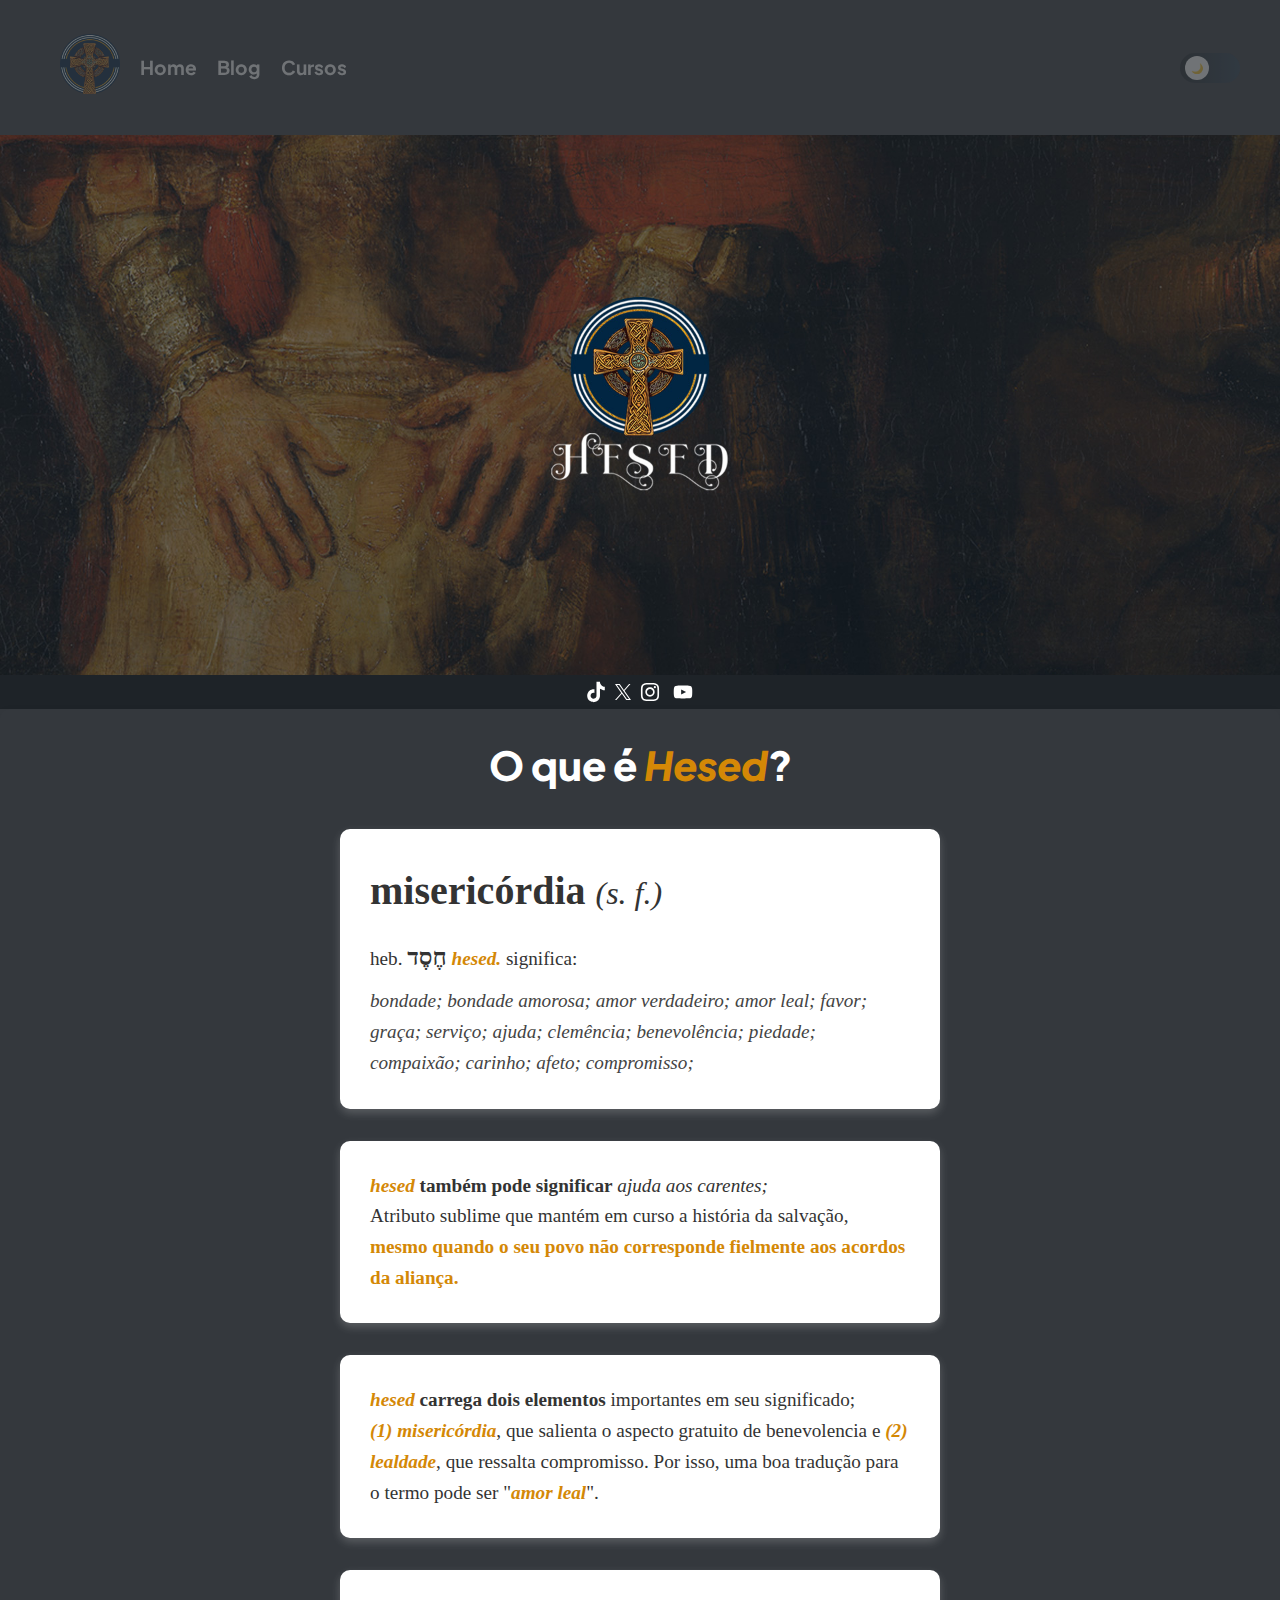
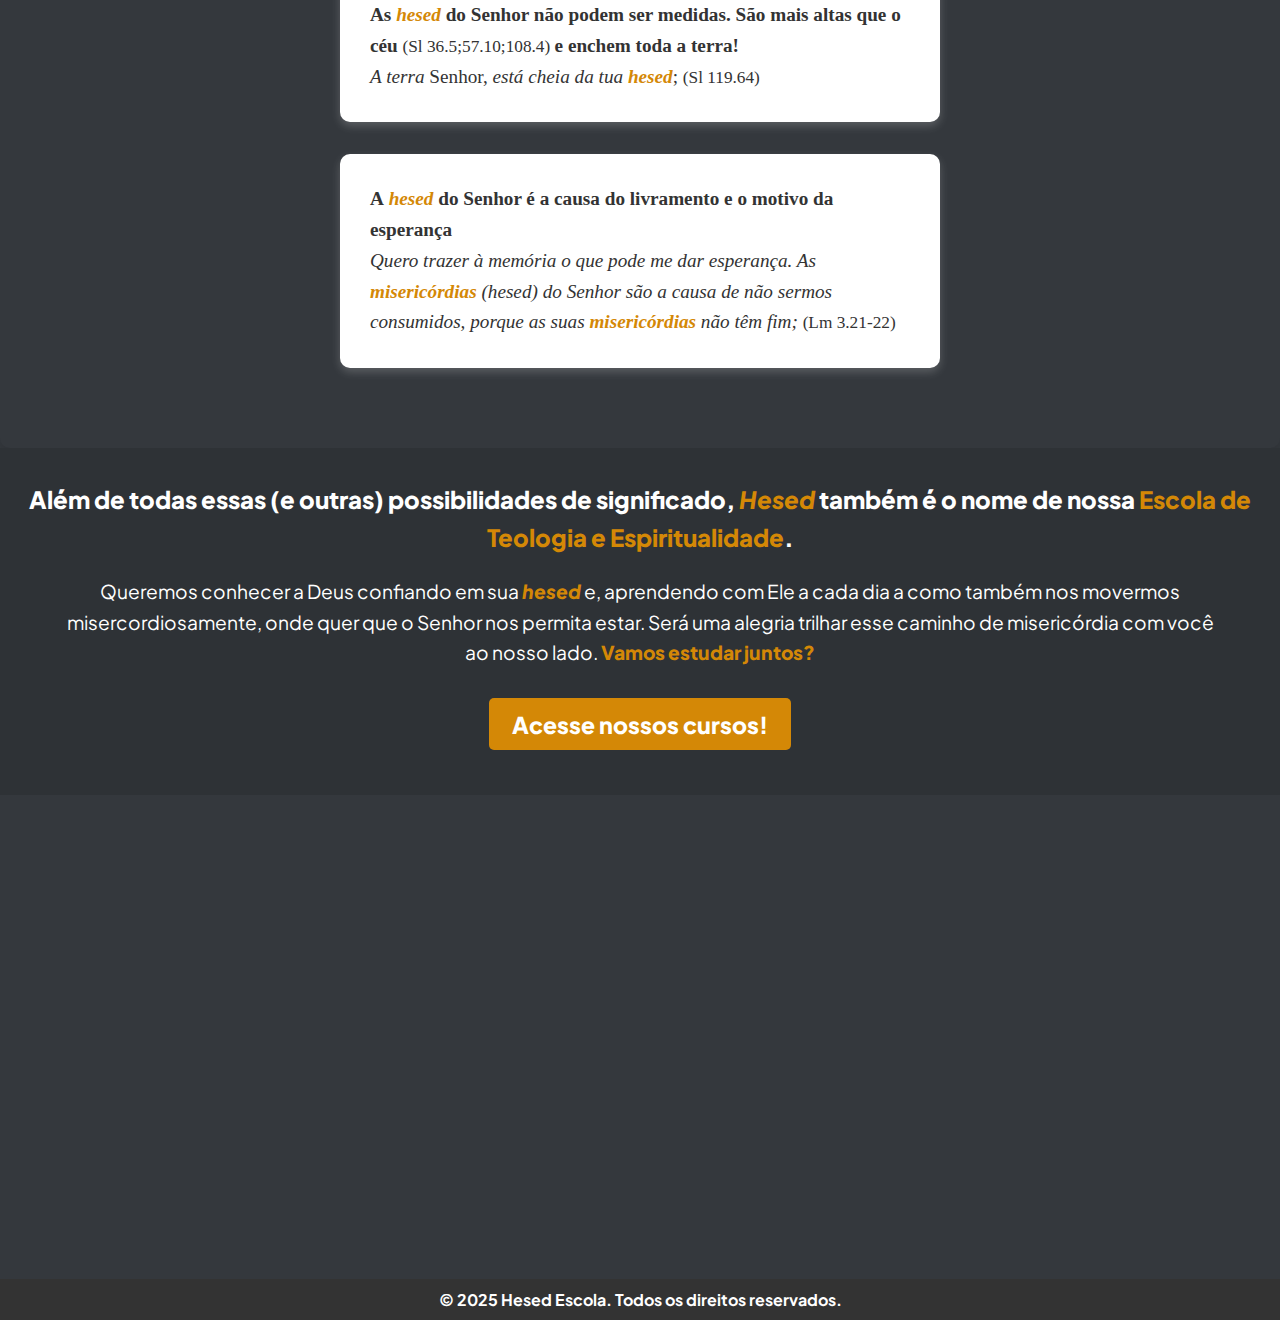
<file: index.html>
<!DOCTYPE html>
<html lang="pt-BR">

<head>
    <meta charset="UTF-8">
    <meta name="viewport" content="width=device-width, initial-scale=1.0">
    <title>HesedEscola</title>
    <link rel="stylesheet" href="css/styles.css">
    <link rel="stylesheet" href="css/lightMode.css">
    <link rel="stylesheet" href="css/navbar.css">
    <link rel="stylesheet" href="css/home.css">

    <link rel="preconnect" href="https://fonts.googleapis.com">
    <link rel="preconnect" href="https://fonts.gstatic.com" crossorigin>
    <link href="https://fonts.googleapis.com/css2?family=Plus+Jakarta+Sans:ital,wght@0,200..800;1,200..800&display=swap"
        rel="stylesheet">
    <link rel="icon" href="assets/hesed-logo.png" type="image/png">

</head>

<body>
    <header>
        <nav class="navbar">
            <ul class="nav-links">
                <li>
                    <a href="#">
                        <img src="assets/hesed-logo.png" alt="hesed-logo" class="hesed-logo">
                    </a>
                </li>
                <li><a href="index.html">Home</a></li>
                <li><a href="pages/blog.html">Blog</a></li>
                <li><a href="pages/courses.html">Cursos</a></li>
            </ul>

            <div class="theme-switcher">
                <label class="toggle">
                    <input type="checkbox" id="toggle-theme">
                    <span class="slider">
                        <span class="icon">🌙</span>
                    </span>
                </label>
            </div>
        </nav>
    </header>
    <main>
        <section id="start" aria-labelledby="start-title" class="start-section">
            <div class="start-container">
                <img src="assets/capa-hesed.jpg" alt="Logo da Hesed Escola" class="start-logo">
            </div>
        </section>

        <section class="icons-section">
            <div class="social-icons">
                <a href="https://www.tiktok.com/@hesedescola" target="_blank" rel="noopener noreferrer"
                    style="text-decoration:none;border:0;width:26px;height:26px;padding:0;margin:3px;color:#ffffff;"><svg
                        class="niftybutton-tiktok" style="display:block;fill:currentColor" data-donate="true"
                        data-tag="tic" data-name="TikTok" viewBox="0 0 512 512" preserveAspectRatio="xMidYMid meet">
                        <title>TikTok social icon</title>
                        <path
                            d="M 386.160156 141.550781 C 383.457031 140.15625 380.832031 138.625 378.285156 136.964844 C 370.878906 132.070312 364.085938 126.300781 358.058594 119.785156 C 342.976562 102.523438 337.339844 85.015625 335.265625 72.757812 L 335.351562 72.757812 C 333.617188 62.582031 334.332031 56 334.441406 56 L 265.742188 56 L 265.742188 321.648438 C 265.742188 325.214844 265.742188 328.742188 265.589844 332.226562 C 265.589844 332.660156 265.550781 333.058594 265.523438 333.523438 C 265.523438 333.714844 265.523438 333.917969 265.484375 334.117188 C 265.484375 334.167969 265.484375 334.214844 265.484375 334.265625 C 264.011719 353.621094 253.011719 370.976562 236.132812 380.566406 C 227.472656 385.496094 217.675781 388.078125 207.707031 388.066406 C 175.699219 388.066406 149.757812 361.964844 149.757812 329.734375 C 149.757812 297.5 175.699219 271.398438 207.707031 271.398438 C 213.765625 271.394531 219.789062 272.347656 225.550781 274.226562 L 225.632812 204.273438 C 190.277344 199.707031 154.621094 210.136719 127.300781 233.042969 C 115.457031 243.328125 105.503906 255.605469 97.882812 269.316406 C 94.984375 274.316406 84.042969 294.410156 82.714844 327.015625 C 81.882812 345.523438 87.441406 364.699219 90.089844 372.625 L 90.089844 372.792969 C 91.757812 377.457031 98.214844 393.382812 108.742188 406.808594 C 117.230469 417.578125 127.253906 427.035156 138.5 434.882812 L 138.5 434.714844 L 138.667969 434.882812 C 171.925781 457.484375 208.800781 456 208.800781 456 C 215.183594 455.742188 236.566406 456 260.851562 444.492188 C 287.785156 431.734375 303.117188 412.726562 303.117188 412.726562 C 312.914062 401.367188 320.703125 388.425781 326.148438 374.449219 C 332.367188 358.109375 334.441406 338.507812 334.441406 330.675781 L 334.441406 189.742188 C 335.273438 190.242188 346.375 197.582031 346.375 197.582031 C 346.375 197.582031 362.367188 207.832031 387.316406 214.507812 C 405.214844 219.257812 429.332031 220.257812 429.332031 220.257812 L 429.332031 152.058594 C 420.882812 152.976562 403.726562 150.308594 386.160156 141.550781 Z M 386.160156 141.550781">
                        </path>
                    </svg></a>
                <a href="https://x.com/hesedescola" target="_blank" rel="noopener noreferrer"
                    style="text-decoration:none;border:0;width:16px;height:16px;padding:0;margin:3px;color:#ffffff;"><svg
                        class="niftybutton-twitterx" style="display:block;fill:currentColor" data-donate="true"
                        data-tag="twix" data-name="TwitterX" viewBox="0 0 512 512" preserveAspectRatio="xMidYMid meet">
                        <title>Twitter X social icon</title>
                        <path
                            d="M 304.757 216.824 L 495.394 0 L 450.238 0 L 284.636 188.227 L 152.475 0 L 0 0 L 199.902 284.656 L 0 512 L 45.16 512 L 219.923 313.186 L 359.525 512 L 512 512 M 61.456 33.322 L 130.835 33.322 L 450.203 480.317 L 380.811 480.317 ">
                        </path>
                    </svg></a>
                <a href="https://www.instagram.com/hesedescola/" target="_blank" rel="noopener noreferrer"
                    style="text-decoration:none;border:0;width:26px;height:26px;padding:0;margin:3px;color:#ffffff;"><svg
                        class="niftybutton-instagram" style="display:block;fill:currentColor" data-donate="true"
                        data-tag="ins" data-name="Instagram" viewBox="0 0 512 512" preserveAspectRatio="xMidYMid meet">
                        <title>Instagram social icon</title>
                        <path
                            d="M256 109.3c47.8 0 53.4 0.2 72.3 1 17.4 0.8 26.9 3.7 33.2 6.2 8.4 3.2 14.3 7.1 20.6 13.4 6.3 6.3 10.1 12.2 13.4 20.6 2.5 6.3 5.4 15.8 6.2 33.2 0.9 18.9 1 24.5 1 72.3s-0.2 53.4-1 72.3c-0.8 17.4-3.7 26.9-6.2 33.2 -3.2 8.4-7.1 14.3-13.4 20.6 -6.3 6.3-12.2 10.1-20.6 13.4 -6.3 2.5-15.8 5.4-33.2 6.2 -18.9 0.9-24.5 1-72.3 1s-53.4-0.2-72.3-1c-17.4-0.8-26.9-3.7-33.2-6.2 -8.4-3.2-14.3-7.1-20.6-13.4 -6.3-6.3-10.1-12.2-13.4-20.6 -2.5-6.3-5.4-15.8-6.2-33.2 -0.9-18.9-1-24.5-1-72.3s0.2-53.4 1-72.3c0.8-17.4 3.7-26.9 6.2-33.2 3.2-8.4 7.1-14.3 13.4-20.6 6.3-6.3 12.2-10.1 20.6-13.4 6.3-2.5 15.8-5.4 33.2-6.2C202.6 109.5 208.2 109.3 256 109.3M256 77.1c-48.6 0-54.7 0.2-73.8 1.1 -19 0.9-32.1 3.9-43.4 8.3 -11.8 4.6-21.7 10.7-31.7 20.6 -9.9 9.9-16.1 19.9-20.6 31.7 -4.4 11.4-7.4 24.4-8.3 43.4 -0.9 19.1-1.1 25.2-1.1 73.8 0 48.6 0.2 54.7 1.1 73.8 0.9 19 3.9 32.1 8.3 43.4 4.6 11.8 10.7 21.7 20.6 31.7 9.9 9.9 19.9 16.1 31.7 20.6 11.4 4.4 24.4 7.4 43.4 8.3 19.1 0.9 25.2 1.1 73.8 1.1s54.7-0.2 73.8-1.1c19-0.9 32.1-3.9 43.4-8.3 11.8-4.6 21.7-10.7 31.7-20.6 9.9-9.9 16.1-19.9 20.6-31.7 4.4-11.4 7.4-24.4 8.3-43.4 0.9-19.1 1.1-25.2 1.1-73.8s-0.2-54.7-1.1-73.8c-0.9-19-3.9-32.1-8.3-43.4 -4.6-11.8-10.7-21.7-20.6-31.7 -9.9-9.9-19.9-16.1-31.7-20.6 -11.4-4.4-24.4-7.4-43.4-8.3C310.7 77.3 304.6 77.1 256 77.1L256 77.1z">
                        </path>
                        <path
                            d="M256 164.1c-50.7 0-91.9 41.1-91.9 91.9s41.1 91.9 91.9 91.9 91.9-41.1 91.9-91.9S306.7 164.1 256 164.1zM256 315.6c-32.9 0-59.6-26.7-59.6-59.6s26.7-59.6 59.6-59.6 59.6 26.7 59.6 59.6S288.9 315.6 256 315.6z">
                        </path>
                        <circle cx="351.5" cy="160.5" r="21.5"></circle>
                    </svg></a>
                <a href="https://www.youtube.com/@HesedTeologia" target="_blank" rel="noopener noreferrer"
                    style="text-decoration:none;border:0;width:28px;height:28px;padding:0;margin:3px;color:#ffffff;"><svg
                        class="niftybutton-youtube" style="display:block;fill:currentColor" data-donate="true"
                        data-tag="you" data-name="YouTube" viewBox="0 0 512 512" preserveAspectRatio="xMidYMid meet">
                        <title>YouTube social icon</title>
                        <path
                            d="M422.6 193.6c-5.3-45.3-23.3-51.6-59-54 -50.8-3.5-164.3-3.5-215.1 0 -35.7 2.4-53.7 8.7-59 54 -4 33.6-4 91.1 0 124.8 5.3 45.3 23.3 51.6 59 54 50.9 3.5 164.3 3.5 215.1 0 35.7-2.4 53.7-8.7 59-54C426.6 284.8 426.6 227.3 422.6 193.6zM222.2 303.4v-94.6l90.7 47.3L222.2 303.4z">
                        </path>
                    </svg></a>
            </div>
        </section>


        <section id="whats-hesed" class="hesed-section">
            <h2 class="whats-hesed-title">
                O que é
                <span class="hesed-word">Hesed</span>?
            </h2>

            <div class="card-container" id="hesed-meaning">
                <h1>misericórdia <i>(s. f.)</i></h1>
                <p class="hebrew">heb. <span class="hebrew-word">חֶסֶד</span> <span class="hesed-word">hesed.</span>
                    significa:</p>
                <p class="meaning"><i>bondade; bondade amorosa; amor verdadeiro; amor leal; favor; graça; serviço;
                        ajuda; clemência; benevolência; piedade; compaixão; carinho; afeto; compromisso;</i></p>
            </div>

            <div class="card-container">
                <p><span class="hesed-word">hesed</span> <strong>também pode significar</strong><i> ajuda aos
                        carentes;</i></p>
                <p class="description">
                    Atributo sublime que mantém em curso a história da salvação,
                    <span class="highlight">
                        mesmo quando o seu povo não corresponde fielmente aos acordos da aliança.
                    </span>
                </p>
            </div>

            <div class="card-container">
                <p><span class="hesed-word">hesed</span> <strong>carrega dois elementos</strong> importantes em seu
                    significado;</p>
                <p class="description">
                    <span class="hesed-word">(1) misericórdia</span>, que salienta o aspecto gratuito de benevolencia e
                    <span class="hesed-word">(2) lealdade</span>, que ressalta compromisso. Por isso, uma boa tradução
                    para o termo pode ser "<span class="hesed-word">amor leal</span>".
                    </span>
                </p>
            </div>

            <div class="card-container">
                <p>
                    <strong>As</strong>
                    <span class="hesed-word">hesed</span>
                    <strong>do Senhor não podem ser medidas. São mais altas que o céu</strong>
                    <span class="biblical-text"> (Sl 36.5;57.10;108.4) </span> <strong>e enchem toda a terra!</strong>
                </p>
                <p class="description">
                    <i>A terra</i> Senhor, <i> está cheia da tua</i>
                    <span class="hesed-word">hesed</span>;
                    <span class="biblical-text"> (Sl 119.64)</span>
                    </span>
                </p>
            </div>


            <div class="card-container">
                <p>
                    <strong>A</strong>
                    <span class="hesed-word">hesed</span>
                    <strong>do Senhor é a causa do livramento e
                        o motivo da esperança
                    </strong>
                </p>
                <p class="description">
                    <i>
                        Quero trazer à memória o que pode me dar esperança. As
                        <span class="highlight">misericórdias</span>
                        (hesed) do Senhor são a causa de não sermos consumidos, porque as suas
                        <span class="highlight">misericórdias</span>
                        não têm fim;
                    </i>
                    <span class="biblical-text">(Lm 3.21-22)</span>
                </p>
            </div>


        </section>
        <section class="call-section">
            <h2>
                Além de todas essas (e outras) possibilidades de significado,
                <span class="hesed-word">Hesed</span>
                também é o nome de nossa
                <span class="highlight">Escola de Teologia e Espiritualidade</span>.
            </h2>

            <p>
                Queremos conhecer a Deus confiando em sua
                <span class="hesed-word">hesed</span>
                e, aprendendo com Ele a cada dia a como também nos movermos misercordiosamente, onde quer que o
                Senhor nos permita estar.
                Será uma alegria trilhar esse caminho de misericórdia com você ao nosso lado.
                <span class="highlight">Vamos estudar juntos?</span>
            </p>

            <p>
                <a href="pages/courses.html" class="highlight">Acesse nossos cursos!</a>
            </p>
        </section>

        <section class="video-section">
            <iframe src="https://www.youtube.com/embed/J9LPsjClZPw" frameborder="0" allow="autoplay; encrypted-media"
                allowfullscreen>
            </iframe>
        </section>
    </main>
    <footer class="footer">
        <p>&copy; 2025 Hesed Escola. Todos os direitos reservados.</p>
    </footer>
    <script src="js/lightMode.js"></script>
</body>

</html>
</file>
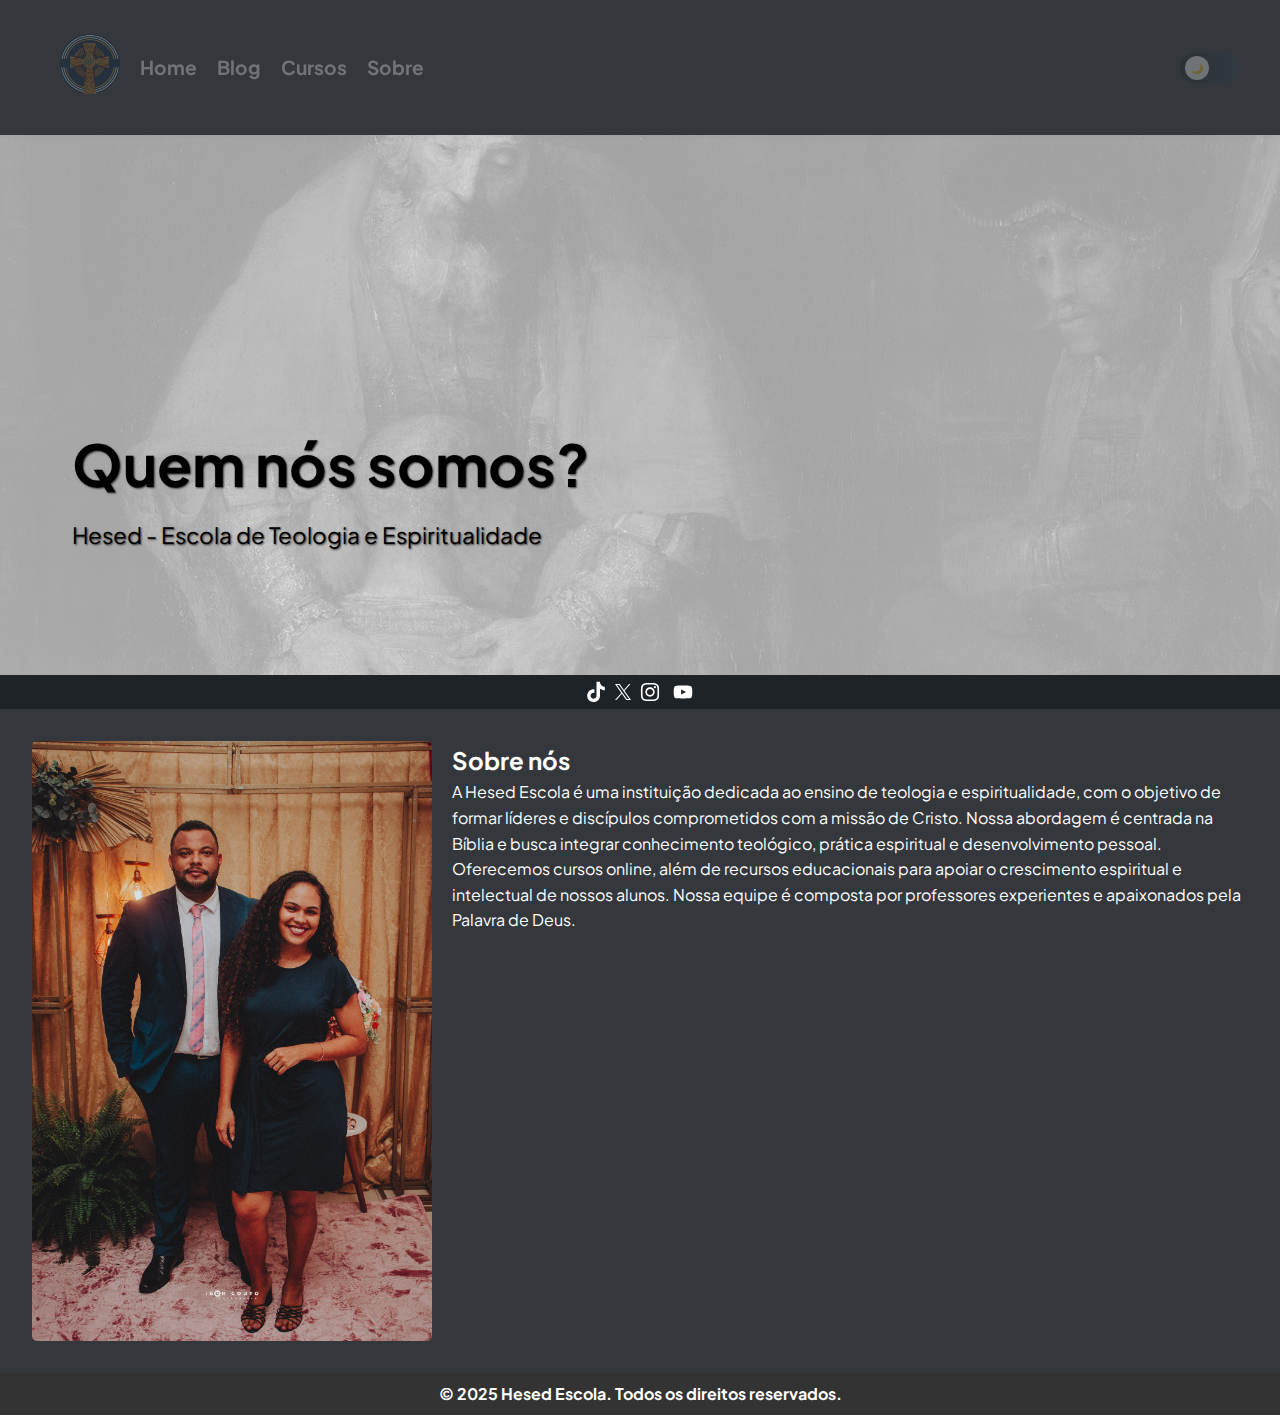
<file: pages/about.html>
<!DOCTYPE html>
<html lang="pt-BR">

<head>
    <meta charset="UTF-8">
    <meta name="viewport" content="width=device-width, initial-scale=1.0">
    <title>HesedEscola</title>
    <link rel="stylesheet" href="../css/styles.css">
    <link rel="stylesheet" href="../css/lightMode.css">
    <link rel="stylesheet" href="../css/navbar.css">
    <link rel="stylesheet" href="../css/home.css">
    <link rel="stylesheet" href="../css/about.css">

    <link rel="preconnect" href="https://fonts.googleapis.com">
    <link rel="preconnect" href="https://fonts.gstatic.com" crossorigin>
    <link href="https://fonts.googleapis.com/css2?family=Plus+Jakarta+Sans:ital,wght@0,200..800;1,200..800&display=swap"
        rel="stylesheet">
    <link rel="icon" href="../assets/hesed-logo.png" type="image/png">

</head>

<body>
    <header>
        <nav class="navbar">
            <ul class="nav-links">
                <li>
                    <a href="#">
                        <img src="../assets/hesed-logo.png" alt="hesed-logo" class="hesed-logo">
                    </a>
                </li>
                <li><a href="../index.html">Home</a></li>
                <li><a href="blog.html">Blog</a></li>
                <li><a href="courses.html">Cursos</a></li>
                <li><a href="about.html">Sobre</a></li>
            </ul>

            <div class="theme-switcher">
                <label class="toggle">
                    <input type="checkbox" id="toggle-theme">
                    <span class="slider">
                        <span class="icon">🌙</span>
                    </span>
                </label>
            </div>
        </nav>
    </header>
    <main>
        <section id="start" aria-labelledby="start-title" class="start-section">
            <div class="start-container">
                <div id="start-title">
                    <h1>Quem nós somos?</h1>
                    <p>Hesed - Escola de Teologia e Espiritualidade</p>
                </div>
                <img src="../assets/capa-hesed-branco.jpg" alt="Logo da Hesed Escola" class="start-logo">
            </div>
        </section>

        <section class="icons-section">
            <div class="social-icons">
                <a href="https://www.tiktok.com/@hesedescola" target="_blank" rel="noopener noreferrer"
                    style="text-decoration:none;border:0;width:26px;height:26px;padding:0;margin:3px;color:#ffffff;"><svg
                        class="niftybutton-tiktok" style="display:block;fill:currentColor" data-donate="true"
                        data-tag="tic" data-name="TikTok" viewBox="0 0 512 512" preserveAspectRatio="xMidYMid meet">
                        <title>TikTok social icon</title>
                        <path
                            d="M 386.160156 141.550781 C 383.457031 140.15625 380.832031 138.625 378.285156 136.964844 C 370.878906 132.070312 364.085938 126.300781 358.058594 119.785156 C 342.976562 102.523438 337.339844 85.015625 335.265625 72.757812 L 335.351562 72.757812 C 333.617188 62.582031 334.332031 56 334.441406 56 L 265.742188 56 L 265.742188 321.648438 C 265.742188 325.214844 265.742188 328.742188 265.589844 332.226562 C 265.589844 332.660156 265.550781 333.058594 265.523438 333.523438 C 265.523438 333.714844 265.523438 333.917969 265.484375 334.117188 C 265.484375 334.167969 265.484375 334.214844 265.484375 334.265625 C 264.011719 353.621094 253.011719 370.976562 236.132812 380.566406 C 227.472656 385.496094 217.675781 388.078125 207.707031 388.066406 C 175.699219 388.066406 149.757812 361.964844 149.757812 329.734375 C 149.757812 297.5 175.699219 271.398438 207.707031 271.398438 C 213.765625 271.394531 219.789062 272.347656 225.550781 274.226562 L 225.632812 204.273438 C 190.277344 199.707031 154.621094 210.136719 127.300781 233.042969 C 115.457031 243.328125 105.503906 255.605469 97.882812 269.316406 C 94.984375 274.316406 84.042969 294.410156 82.714844 327.015625 C 81.882812 345.523438 87.441406 364.699219 90.089844 372.625 L 90.089844 372.792969 C 91.757812 377.457031 98.214844 393.382812 108.742188 406.808594 C 117.230469 417.578125 127.253906 427.035156 138.5 434.882812 L 138.5 434.714844 L 138.667969 434.882812 C 171.925781 457.484375 208.800781 456 208.800781 456 C 215.183594 455.742188 236.566406 456 260.851562 444.492188 C 287.785156 431.734375 303.117188 412.726562 303.117188 412.726562 C 312.914062 401.367188 320.703125 388.425781 326.148438 374.449219 C 332.367188 358.109375 334.441406 338.507812 334.441406 330.675781 L 334.441406 189.742188 C 335.273438 190.242188 346.375 197.582031 346.375 197.582031 C 346.375 197.582031 362.367188 207.832031 387.316406 214.507812 C 405.214844 219.257812 429.332031 220.257812 429.332031 220.257812 L 429.332031 152.058594 C 420.882812 152.976562 403.726562 150.308594 386.160156 141.550781 Z M 386.160156 141.550781">
                        </path>
                    </svg></a>
                <a href="https://x.com/hesedescola" target="_blank" rel="noopener noreferrer"
                    style="text-decoration:none;border:0;width:16px;height:16px;padding:0;margin:3px;color:#ffffff;"><svg
                        class="niftybutton-twitterx" style="display:block;fill:currentColor" data-donate="true"
                        data-tag="twix" data-name="TwitterX" viewBox="0 0 512 512" preserveAspectRatio="xMidYMid meet">
                        <title>Twitter X social icon</title>
                        <path
                            d="M 304.757 216.824 L 495.394 0 L 450.238 0 L 284.636 188.227 L 152.475 0 L 0 0 L 199.902 284.656 L 0 512 L 45.16 512 L 219.923 313.186 L 359.525 512 L 512 512 M 61.456 33.322 L 130.835 33.322 L 450.203 480.317 L 380.811 480.317 ">
                        </path>
                    </svg></a>
                <a href="https://www.instagram.com/hesedescola/" target="_blank" rel="noopener noreferrer"
                    style="text-decoration:none;border:0;width:26px;height:26px;padding:0;margin:3px;color:#ffffff;"><svg
                        class="niftybutton-instagram" style="display:block;fill:currentColor" data-donate="true"
                        data-tag="ins" data-name="Instagram" viewBox="0 0 512 512" preserveAspectRatio="xMidYMid meet">
                        <title>Instagram social icon</title>
                        <path
                            d="M256 109.3c47.8 0 53.4 0.2 72.3 1 17.4 0.8 26.9 3.7 33.2 6.2 8.4 3.2 14.3 7.1 20.6 13.4 6.3 6.3 10.1 12.2 13.4 20.6 2.5 6.3 5.4 15.8 6.2 33.2 0.9 18.9 1 24.5 1 72.3s-0.2 53.4-1 72.3c-0.8 17.4-3.7 26.9-6.2 33.2 -3.2 8.4-7.1 14.3-13.4 20.6 -6.3 6.3-12.2 10.1-20.6 13.4 -6.3 2.5-15.8 5.4-33.2 6.2 -18.9 0.9-24.5 1-72.3 1s-53.4-0.2-72.3-1c-17.4-0.8-26.9-3.7-33.2-6.2 -8.4-3.2-14.3-7.1-20.6-13.4 -6.3-6.3-10.1-12.2-13.4-20.6 -2.5-6.3-5.4-15.8-6.2-33.2 -0.9-18.9-1-24.5-1-72.3s0.2-53.4 1-72.3c0.8-17.4 3.7-26.9 6.2-33.2 3.2-8.4 7.1-14.3 13.4-20.6 6.3-6.3 12.2-10.1 20.6-13.4 6.3-2.5 15.8-5.4 33.2-6.2C202.6 109.5 208.2 109.3 256 109.3M256 77.1c-48.6 0-54.7 0.2-73.8 1.1 -19 0.9-32.1 3.9-43.4 8.3 -11.8 4.6-21.7 10.7-31.7 20.6 -9.9 9.9-16.1 19.9-20.6 31.7 -4.4 11.4-7.4 24.4-8.3 43.4 -0.9 19.1-1.1 25.2-1.1 73.8 0 48.6 0.2 54.7 1.1 73.8 0.9 19 3.9 32.1 8.3 43.4 4.6 11.8 10.7 21.7 20.6 31.7 9.9 9.9 19.9 16.1 31.7 20.6 11.4 4.4 24.4 7.4 43.4 8.3 19.1 0.9 25.2 1.1 73.8 1.1s54.7-0.2 73.8-1.1c19-0.9 32.1-3.9 43.4-8.3 11.8-4.6 21.7-10.7 31.7-20.6 9.9-9.9 16.1-19.9 20.6-31.7 4.4-11.4 7.4-24.4 8.3-43.4 0.9-19.1 1.1-25.2 1.1-73.8s-0.2-54.7-1.1-73.8c-0.9-19-3.9-32.1-8.3-43.4 -4.6-11.8-10.7-21.7-20.6-31.7 -9.9-9.9-19.9-16.1-31.7-20.6 -11.4-4.4-24.4-7.4-43.4-8.3C310.7 77.3 304.6 77.1 256 77.1L256 77.1z">
                        </path>
                        <path
                            d="M256 164.1c-50.7 0-91.9 41.1-91.9 91.9s41.1 91.9 91.9 91.9 91.9-41.1 91.9-91.9S306.7 164.1 256 164.1zM256 315.6c-32.9 0-59.6-26.7-59.6-59.6s26.7-59.6 59.6-59.6 59.6 26.7 59.6 59.6S288.9 315.6 256 315.6z">
                        </path>
                        <circle cx="351.5" cy="160.5" r="21.5"></circle>
                    </svg></a>
                <a href="https://www.youtube.com/@HesedTeologia" target="_blank" rel="noopener noreferrer"
                    style="text-decoration:none;border:0;width:28px;height:28px;padding:0;margin:3px;color:#ffffff;"><svg
                        class="niftybutton-youtube" style="display:block;fill:currentColor" data-donate="true"
                        data-tag="you" data-name="YouTube" viewBox="0 0 512 512" preserveAspectRatio="xMidYMid meet">
                        <title>YouTube social icon</title>
                        <path
                            d="M422.6 193.6c-5.3-45.3-23.3-51.6-59-54 -50.8-3.5-164.3-3.5-215.1 0 -35.7 2.4-53.7 8.7-59 54 -4 33.6-4 91.1 0 124.8 5.3 45.3 23.3 51.6 59 54 50.9 3.5 164.3 3.5 215.1 0 35.7-2.4 53.7-8.7 59-54C426.6 284.8 426.6 227.3 422.6 193.6zM222.2 303.4v-94.6l90.7 47.3L222.2 303.4z">
                        </path>
                    </svg></a>
            </div>
        </section>
        <section class="about-section">
            <img src="../assets/casal-img.jpg" alt="Imagem de um casal">
            <div class="about-text">
                <h2>Sobre nós</h2>
                <p>A Hesed Escola é uma instituição dedicada ao ensino de teologia e espiritualidade, com o objetivo de
                    formar líderes e discípulos comprometidos com a missão de Cristo. Nossa abordagem é centrada na
                    Bíblia e busca integrar conhecimento teológico, prática espiritual e desenvolvimento pessoal.</p>
                <p>Oferecemos cursos online, além de recursos educacionais para apoiar o crescimento
                    espiritual e intelectual de nossos alunos. Nossa equipe é composta por professores experientes e
                    apaixonados pela Palavra de Deus.</p>
        </section>
    </main>
    <footer class="footer">
        <p>&copy; 2025 Hesed Escola. Todos os direitos reservados.</p>
    </footer>
    <script src="../js/lightMode.js"></script>
</body>

</html>
</file>
<file: css/styles.css>
* {
    margin: 0;
    padding: 0;
    box-sizing: border-box;
}

body {
    font-family: "Plus Jakarta Sans", sans-serif;
    line-height: 1.6;
    margin: 0;
    padding: 0;
    color: white;
}

.footer {
    background-color: #333;
    font-weight: bold;
    text-align: center;
    padding: 0.5rem;
    width: 100%;
}
</file>
<file: css/lightMode.css>
/* Tema Claro */
.light-mode {
    background-color: #f4f4f4;
    color: #333;
}

/* Navbar */
.light-mode .navbar {
    background-color: #e8e9e9;
    box-shadow: 0 2px 5px rgba(0, 0, 0, 0.2);
}

.light-mode .nav-links a {
    color: #333;
    /* Deixa os links visíveis no tema claro */
}

.light-mode #toggle-theme:hover {
    background-color: #dbdbdb;
}

/* Corpo do site */
.light-mode main {
    background-color: #eaebeb;
    color: #333;
}


.light-mode .start-section {
    color: black;
}

.light-mode .description-section,
.light-mode .call-section,
.light-mode .course-section {
    color: white;
}


/* Rodapé */
.light-mode footer {
    background-color: #ffffff;
    color: #333;
}
</file>
<file: css/navbar.css>
.navbar {
    padding: 0 2.5em;

    position: fixed;
    /* Torna a navbar fixa */
    top: 0;
    /* Fixa no topo */
    left: 0;
    height: 15vh;
    /* Ocupa toda a largura */
    width: 100%;
    display: flex;
    /* background: #1e2328; */
    opacity: 0.3;
    box-shadow: 0 2px 5px rgba(0, 0, 0, 0.1);
    z-index: 1000;
    /* Mantém a navbar sobre outros elementos */
}

.navbar ul {
    display: flex;
    justify-content: start;
    align-items: center;
    padding: 15px 20px;
    color: white;
}


.nav-links {
    display: flex;
    gap: 20px;
    flex-grow: 1;
    margin: 0;
    padding: 0;
}


.nav-links li a {
    text-decoration: none;
    font-weight: bold;
}

.theme-switcher {
    display: flex;
    align-items: center;
    order: 1;
    flex-shrink: 0;
}

#toggle-theme {
    background: none;
    border: none;
    font-size: 1.2rem;
    cursor: pointer;
    padding: 0.5rem 1rem;
    transition: color 0.3s ease, background-color 0.3s ease;
}

#toggle-theme:hover {
    background-color: #333;
}

/* TESTE */
/* Estilização do botão */

.toggle {
    position: relative;
    width: 60px;
    height: 30px;
}

/* Ocultar o checkbox padrão */
.toggle input {
    display: none;
    content: "🌙";
}

/* Slider principal */
.slider {
    position: absolute;
    width: 100%;
    height: 100%;
    background: linear-gradient(to right, #1e2328, #2c3e50);

    border-radius: 20px;
    cursor: pointer;
    transition: background 0.4s ease-in-out;
    display: flex;
    align-items: center;
    padding: 0px;
    position: relative;
}

/* Ícone do sol/lua */
.icon {
    font-size: 10px;
    background: white;
    width: 24px;
    height: 24px;
    border-radius: 100%;
    display: flex;
    align-items: center;
    justify-content: center;
    transition: transform 0.4s ease-in-out, background 0.4s ease-in-out, left 0.4s ease-in-out;
    position: absolute;
    left: 5px;
}

/* Quando o botão for ativado */
.toggle input:checked+.slider {
    background: linear-gradient(to right, #4dafff, #1e90ff);
}

/* Movendo o ícone para a direita */
.toggle input:checked+.slider .icon {
    left: 32px;
    transform: rotate(360deg);
}

/* TESTE */


.hesed-logo {
    flex-shrink: 0;
    width: 60px;
}

.nav-links {
    list-style: none;
    display: flex;
    gap: 20px;
}

.nav-links li {
    list-style: none;
}

.nav-links a {
    color: white;
    text-decoration: none;
    font-size: 1.2em;
}


@media (max-width: 768px) {
    .hesed-logo {
        width: 50px;
    }

    .nav-links {
        gap: 10px;
        font-size: 0.7em;
    }

}

@media (max-width: 425px) {
    .navbar {
        padding: 0 0.5em;
    }

    .hesed-logo {
        width: 35px;
    }

    .nav-links {
        gap: 10px;
        font-size: 0.6em;
    }

}
</file>
<file: css/home.css>
main {
    padding-top: 15vh;
    background-color: #34383d;
}

.start-section {
    min-height: 60vh;
    position: relative;
}

.start-container {
    position: absolute;
    width: 100%;
    max-width: 100vw;
    height: 100%;
}

.start-logo {
    width: 100%;
    height: 100%;
    object-fit: cover;
    object-position: center;
}

.icons-section h3 {
    color: white;
    background-color: #1e2328;
    text-align: center;
}

.social-icons {
    display: flex;
    flex-wrap: wrap;
    align-items: center;
    justify-content: center;
    background-color: #1e2328;
}

.hesed-section {
    display: flex;
    flex-direction: column;
    gap: 2em;
    padding: 1.5em 2.5em 5em;
    border-radius: 10px;
    box-shadow: 0px 4px 10px rgba(0, 0, 0, 0.1);
}

#start-title {
    position: absolute;
    top: 65%;
    left: 0%;
    padding: 0 2.5em;
    transform: translateY(-50%);
    text-align: left;
    color: black;
    font-size: 1.8rem;
    font-weight: bold;
    text-shadow: 1px 1px 2px rgba(0, 0, 0, 0.7);
}

#start-title p {
    font-size: 1.4rem;
    font-weight: normal;
    margin-top: 0.5rem;
}



.whats-hesed-title {
    font-size: 2.5rem;
    font-weight: 800;
    text-align: center;
}

.hesed-section p {
    font-size: 1.2rem;
    line-height: 1.6;
}

.card-container {
    font-family: 'Playfair Display', serif;
    max-width: 600px;
    margin: auto;
    background: white;
    line-height: 1.6;
    color: #333;
    padding: 30px;
    border-radius: 10px;
    box-shadow: 0px 4px 10px rgba(255, 255, 255, 0.2);
}

#hesed-meaning h1 {
    font-size: 2.5rem;
    font-weight: 800;
    color: #333;
}

#hesed-meaning h1 i {
    font-size: 2rem;
    font-weight: 400;
}

.hesed-word {
    font-style: italic;
    font-weight: 800;
    color: #d48806;
}

.hebrew {
    font-size: 1.2rem;
    margin-top: 15px;
    color: #333;

}

.hebrew-word {
    font-size: 1.5rem;
    font-weight: bold;
}


.meaning {
    font-size: 1.1rem;
    color: #444;
    margin-top: 10px;
    line-height: 1.6;
}

.description {
    font-size: 1.2rem;
}

.highlight {
    color: #d48806;
    font-weight: 800;
}

.biblical-text {
    font-size: 0.9em;
}


.call-section {
    padding: 2em 1em;
    background-color: #2e3236;
    text-align: center;
}

.call-section h2 {
    font-size: 1.5em;
    font-weight: 800;
}

.call-section p {
    font-size: 1.2em;
    padding: 1em 2.5em;
}

.call-section a {
    text-decoration: none;
    color: white;
    font-weight: 800;
    font-size: 1.2em;
    padding: 0.5em 1em;
    border-radius: 5px;
    background-color: #d48806;
    transition: background-color 0.3s ease, color 0.3s ease;
}

.video-section {
    display: flex;
    justify-content: center;
    align-items: center;
    padding: 2em 1em;
}

.video-section iframe {
    width: 100%;
    max-width: 720px;
    height: 420px;
    border-radius: 10px;
}

@media (max-width: 768px) {
    #hesed-meaning h1 {
        font-size: 2rem;
    }

    #hesed-meaning h1 i {
        font-size: 1.5rem;
    }

    .call-section a {
        font-size: 0.8em;
        padding: 0.5em 1em;
    }
}

@media (max-width: 425px) {
    #hesed-meaning h1 {
        font-size: 1.2rem;
    }

    #hesed-meaning h1 i {
        font-size: 1rem;
    }

    .hesed-section p {
        font-size: 1.1rem;
    }

    .call-section a {
        font-size: 0.6em;
        padding: 1em 2em;
    }

}
</file>
<file: css/about.css>
.about-section {
    padding: 2em;
    display: flex;
    gap: 20px;
}

.about-section img {
    max-width: 400px;
    height: auto;
    border-radius: 5px;
}

.about-section .text {
    text-align: justify;
}
</file>
